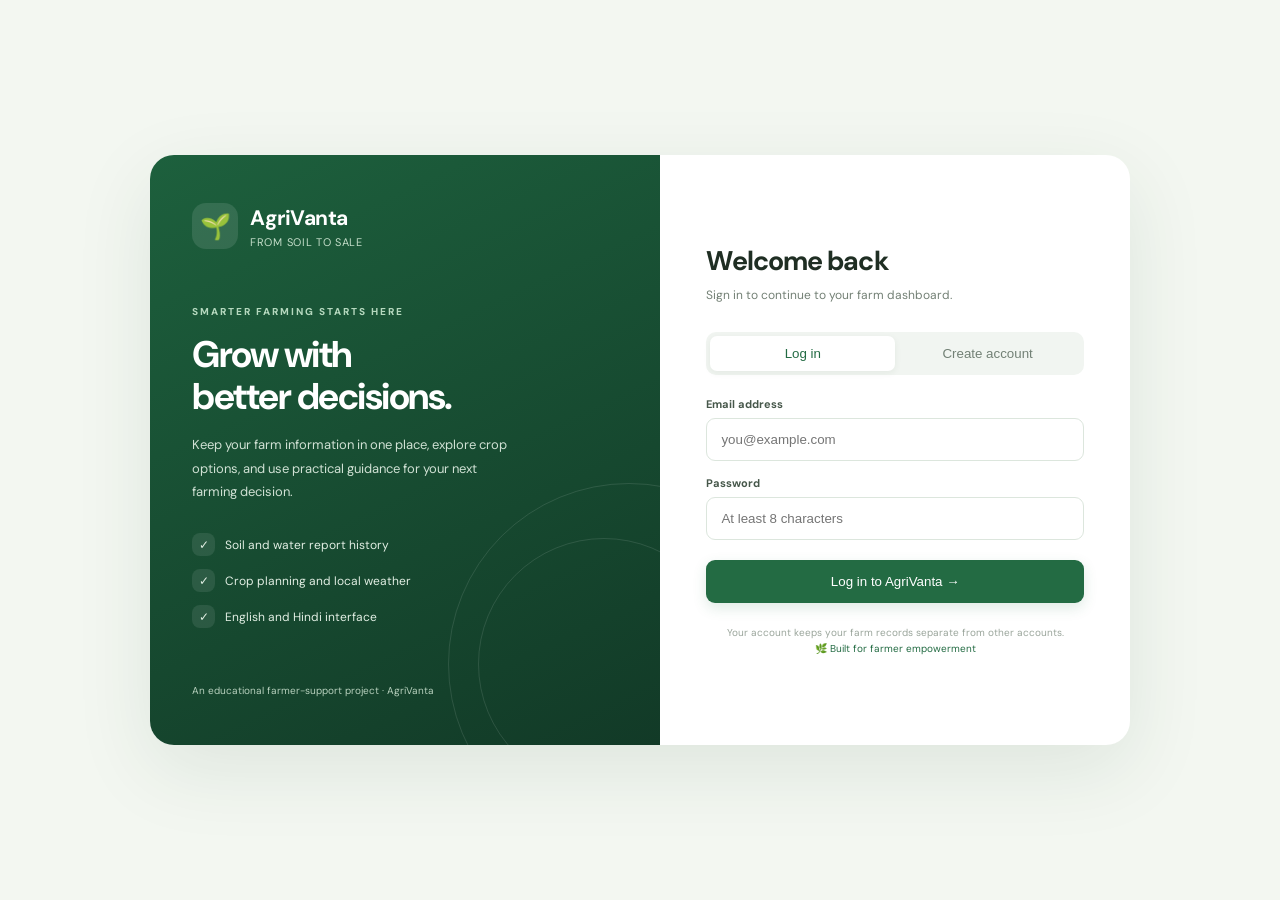
<file: app/static/login.html>
<!doctype html>
<html lang="en">
<head>
  <meta charset="utf-8">
  <meta name="viewport" content="width=device-width, initial-scale=1">
  <meta name="theme-color" content="#1f6a43">
  <title>Sign in | AgriVanta</title>
  <link rel="preconnect" href="https://fonts.googleapis.com">
  <link href="https://fonts.googleapis.com/css2?family=DM+Sans:wght@400;500;600;700;800&family=Noto+Sans+Devanagari:wght@400;500;600;700&display=swap" rel="stylesheet">
  <style>
    :root{--green:#236b43;--dark:#17472d;--ink:#1f2e23;--muted:#738075;--line:#e2ebe3}
    *{box-sizing:border-box}body{margin:0;min-height:100vh;font-family:"DM Sans","Noto Sans Devanagari",sans-serif;color:var(--ink);background:#f3f7f1;display:grid;place-items:center;padding:24px}
    .layout{width:min(100%,980px);min-height:590px;display:grid;grid-template-columns:1fr .92fr;background:white;border-radius:24px;overflow:hidden;box-shadow:0 24px 80px #153f2618}
    .story{position:relative;padding:48px 42px;background:linear-gradient(155deg,#1d603d,#123a27);color:white;display:flex;flex-direction:column;justify-content:space-between;overflow:hidden}
    .story:before,.story:after{content:"";position:absolute;border:1px solid #ffffff1c;border-radius:50%;width:360px;height:360px;right:-150px;bottom:-100px}.story:after{width:250px;height:250px;right:-70px;bottom:-45px}
    .brand{display:flex;gap:12px;align-items:center;position:relative;z-index:1}.brand-icon{width:46px;height:46px;border-radius:14px;display:grid;place-items:center;background:#ffffff1c;font-size:25px}.brand strong{display:block;font-size:21px;letter-spacing:-.5px}.brand small{display:block;margin-top:3px;color:#c4ddc9;font-size:11px;letter-spacing:.7px}
    .story-copy{position:relative;z-index:1;margin:50px 0}.eyebrow{text-transform:uppercase;letter-spacing:2px;font-size:10px;color:#b5d8be;font-weight:800}.story h1{font-size:37px;line-height:1.16;letter-spacing:-1.5px;margin:15px 0}.story p{max-width:330px;color:#d0e1d4;font-size:13px;line-height:1.8;margin:0}.feature-list{position:relative;z-index:1;display:grid;gap:13px;margin-top:30px}.feature{display:flex;gap:10px;align-items:center;color:#e1eee3;font-size:12px}.check{width:23px;height:23px;border-radius:8px;background:#ffffff17;display:grid;place-items:center}
    .form-side{padding:50px 46px;display:flex;flex-direction:column;justify-content:center}.mobile-brand{display:none}.form-head{margin-bottom:26px}.form-head h2{font-size:27px;letter-spacing:-.9px;margin:0 0 8px}.form-head p{font-size:12px;color:var(--muted);line-height:1.6;margin:0}.tabs{display:grid;grid-template-columns:1fr 1fr;background:#f1f5f1;padding:4px;border-radius:10px;margin-bottom:22px}.tab{border:0;background:transparent;border-radius:7px;padding:10px;color:#728075;font:700 12px inherit;cursor:pointer}.tab.active{background:white;color:var(--green);box-shadow:0 2px 7px #183e2110}
    form{display:grid;gap:15px}.field{display:grid;gap:7px}.field label{font-size:11px;font-weight:700;color:#46574a}.field input{width:100%;border:1px solid #dce6dd;border-radius:9px;padding:13px 14px;font:13px inherit;outline:none;background:#fff}.field input:focus{border-color:#77b88b;box-shadow:0 0 0 3px #e8f5eb}.submit{margin-top:5px;border:0;border-radius:9px;padding:14px;background:var(--green);color:white;font:700 13px inherit;cursor:pointer;box-shadow:0 5px 14px #236b4325}.submit:hover{background:var(--dark)}.message{display:none;padding:11px 12px;border-radius:8px;font-size:11px;line-height:1.5}.message.show{display:block}.message.error{background:#fff0ef;color:#a3302c}.message.success{background:#edf8ef;color:#256a3e}.privacy{margin-top:22px;text-align:center;color:#9aa59b;font-size:10px;line-height:1.6}.privacy span{color:var(--green)}.hidden{display:none!important}
    @media(max-width:720px){body{padding:0;background:white}.layout{min-height:100vh;border-radius:0;grid-template-columns:1fr;box-shadow:none}.story{display:none}.form-side{padding:34px 25px;max-width:460px;width:100%;margin:auto}.mobile-brand{display:flex;margin-bottom:38px}.form-head h2{font-size:25px}}
  </style>
</head>
<body>
  <main class="layout">
    <section class="story">
      <div class="brand"><div class="brand-icon">🌱</div><div><strong>AgriVanta</strong><small>FROM SOIL TO SALE</small></div></div>
      <div class="story-copy">
        <div class="eyebrow">Smarter farming starts here</div>
        <h1>Grow with<br>better decisions.</h1>
        <p>Keep your farm information in one place, explore crop options, and use practical guidance for your next farming decision.</p>
        <div class="feature-list"><div class="feature"><span class="check">✓</span> Soil and water report history</div><div class="feature"><span class="check">✓</span> Crop planning and local weather</div><div class="feature"><span class="check">✓</span> English and Hindi interface</div></div>
      </div>
      <div style="font-size:10px;color:#b8d1be;position:relative;z-index:1">An educational farmer-support project · AgriVanta</div>
    </section>
    <section class="form-side">
      <div class="brand mobile-brand"><div class="brand-icon" style="background:#e8f4eb;color:#236b43">🌱</div><div><strong style="color:#1f2e23">AgriVanta</strong><small style="color:#7b8a7e">FROM SOIL TO SALE</small></div></div>
      <div class="form-head"><h2 id="formTitle">Welcome back</h2><p id="formSubtitle">Sign in to continue to your farm dashboard.</p></div>
      <div class="tabs"><button class="tab active" id="loginTab" type="button">Log in</button><button class="tab" id="registerTab" type="button">Create account</button></div>
      <div id="message" class="message" role="status" aria-live="polite"></div>
      <form id="authForm">
        <div class="field hidden" id="nameField"><label for="name">Full name</label><input id="name" name="name" autocomplete="name" minlength="2" maxlength="100" placeholder="Your name"></div>
        <div class="field"><label for="email">Email address</label><input id="email" name="email" type="email" autocomplete="email" required maxlength="254" placeholder="you@example.com"></div>
        <div class="field"><label for="password">Password</label><input id="password" name="password" type="password" autocomplete="current-password" required minlength="8" maxlength="128" placeholder="At least 8 characters"></div>
        <button class="submit" id="submitButton" type="submit">Log in to AgriVanta →</button>
      </form>
      <div class="privacy">Your account keeps your farm records separate from other accounts.<br><span>🌿 Built for farmer empowerment</span></div>
    </section>
  </main>
<script>
const $=s=>document.querySelector(s);let mode="login";
function setMode(next){mode=next;const registering=mode==="register";$("#loginTab").classList.toggle("active",!registering);$("#registerTab").classList.toggle("active",registering);$("#nameField").classList.toggle("hidden",!registering);$("#name").required=registering;$("#password").autocomplete=registering?"new-password":"current-password";$("#formTitle").textContent=registering?"Create your account":"Welcome back";$("#formSubtitle").textContent=registering?"Start saving your farm information in one place.":"Sign in to continue to your farm dashboard." ;$("#submitButton").textContent=registering?"Create account →":"Log in to AgriVanta →";$("#message").className="message";$("#message").textContent=""}
$("#loginTab").addEventListener("click",()=>setMode("login"));$("#registerTab").addEventListener("click",()=>setMode("register"));
$("#authForm").addEventListener("submit",async e=>{e.preventDefault();const button=$("#submitButton");button.disabled=true;button.textContent=mode==="register"?"Creating account…":"Signing in…";const message=$("#message");message.className="message";try{const body={email:$("#email").value.trim(),password:$("#password").value};if(mode==="register")body.name=$("#name").value.trim();const res=await fetch(mode==="register"?"/api/auth/register":"/api/auth/login",{method:"POST",headers:{"Content-Type":"application/json"},credentials:"same-origin",body:JSON.stringify(body)});const data=await res.json().catch(()=>({}));if(!res.ok)throw new Error(data.detail||"Unable to sign in. Please try again.");message.textContent="Success! Opening your dashboard…";message.className="message success show";window.location.replace("/")}catch(err){message.textContent=err.message;message.className="message error show"}finally{button.disabled=false;button.textContent=mode==="register"?"Create account →":"Log in to AgriVanta →"}});
</script>
</body>
</html>
</file>
